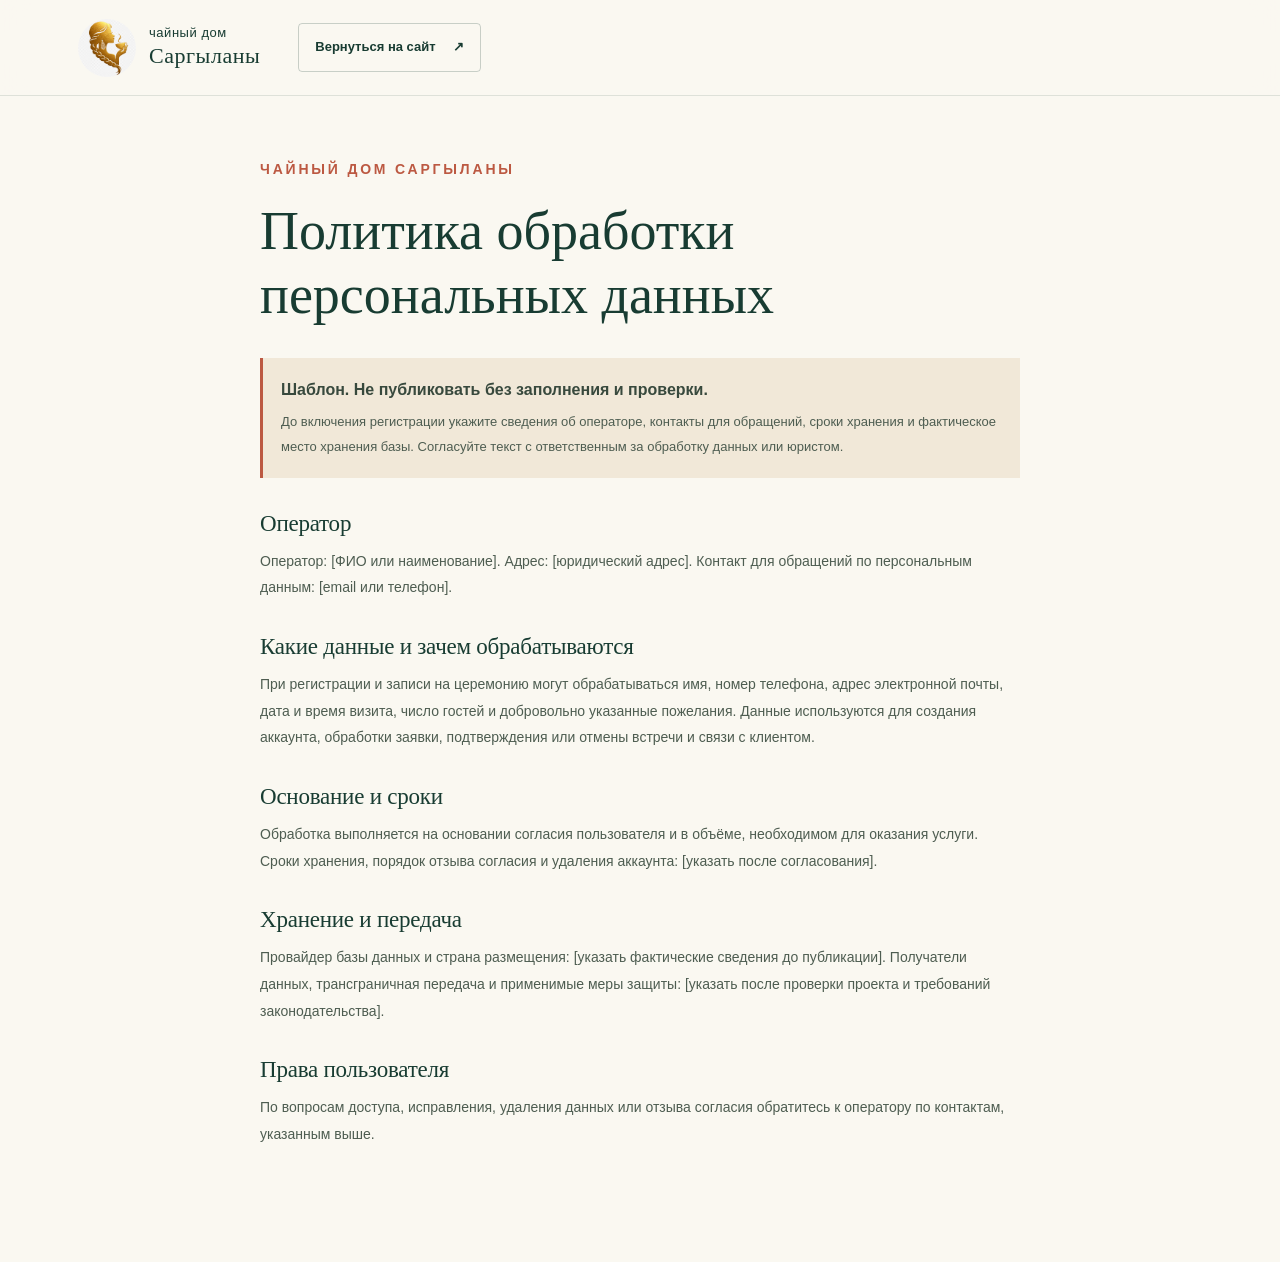
<file: privacy.html>
<!doctype html>
<html lang="ru">
<head>
  <meta charset="utf-8">
  <meta name="viewport" content="width=device-width, initial-scale=1">
  <meta name="robots" content="noindex">
  <title>Политика обработки данных — Чайный дом Саргыланы</title>
  <link rel="stylesheet" href="styles.css">
  <link rel="stylesheet" href="theme-tea.css">
</head>
<body class="policy-page">
  <header class="site-header">
    <a class="brand" href="index.html"><img src="logo.png" alt="" class="brand-mark"><span>чайный дом<br><strong>Саргыланы</strong></span></a>
    <a class="header-booking" href="index.html#booking">Вернуться на сайт <span aria-hidden="true">↗</span></a>
  </header>
  <main class="policy-content">
    <p class="section-kicker"><span>ЧАЙНЫЙ ДОМ САРГЫЛАНЫ</span></p>
    <h1>Политика обработки персональных данных</h1>
    <div class="policy-warning"><strong>Шаблон. Не публиковать без заполнения и проверки.</strong><p>До включения регистрации укажите сведения об операторе, контакты для обращений, сроки хранения и фактическое место хранения базы. Согласуйте текст с ответственным за обработку данных или юристом.</p></div>
    <h2>Оператор</h2>
    <p>Оператор: [ФИО или наименование]. Адрес: [юридический адрес]. Контакт для обращений по персональным данным: [email или телефон].</p>
    <h2>Какие данные и зачем обрабатываются</h2>
    <p>При регистрации и записи на церемонию могут обрабатываться имя, номер телефона, адрес электронной почты, дата и время визита, число гостей и добровольно указанные пожелания. Данные используются для создания аккаунта, обработки заявки, подтверждения или отмены встречи и связи с клиентом.</p>
    <h2>Основание и сроки</h2>
    <p>Обработка выполняется на основании согласия пользователя и в объёме, необходимом для оказания услуги. Сроки хранения, порядок отзыва согласия и удаления аккаунта: [указать после согласования].</p>
    <h2>Хранение и передача</h2>
    <p>Провайдер базы данных и страна размещения: [указать фактические сведения до публикации]. Получатели данных, трансграничная передача и применимые меры защиты: [указать после проверки проекта и требований законодательства].</p>
    <h2>Права пользователя</h2>
    <p>По вопросам доступа, исправления, удаления данных или отзыва согласия обратитесь к оператору по контактам, указанным выше.</p>
  </main>
</body>
</html>
</file>
<file: styles.css>
:root {
  color-scheme: light;
  --forest: #183c32;
  --forest-deep: #102c25;
  --paper: #f4f0e6;
  --paper-light: #faf8f1;
  --ink: #24362e;
  --muted: #758078;
  --line: #dcded2;
  --cinnabar: #bc5942;
  --celadon: #b9c9a9;
  --serif: "Prata", Georgia, serif;
  --sans: "Manrope", "Segoe UI", sans-serif;
}

* { box-sizing: border-box; }
html { scroll-behavior: smooth; scroll-padding-top: 92px; }
body { margin: 0; background: var(--paper); color: var(--ink); font-family: var(--sans); font-size: 16px; line-height: 1.75; }
img { display: block; max-width: 100%; }
a { color: inherit; }
button, input, select, textarea { font: inherit; }
button, a { -webkit-tap-highlight-color: transparent; }
::selection { background: #d5b789; color: var(--forest-deep); }

.site-header { height: 96px; padding: 0 6.1%; display: flex; align-items: center; gap: 38px; background: var(--paper-light); position: sticky; top: 0; z-index: 20; border-bottom: 1px solid rgba(24, 60, 50, .09); }
.brand { display: inline-flex; align-items: center; gap: 13px; flex: 0 0 auto; color: var(--forest); text-decoration: none; font-size: 13px; line-height: 1.35; letter-spacing: .04em; }
.brand-mark { width: 58px; height: 58px; border-radius: 50%; object-fit: cover; background: white; }
.brand strong { font-family: var(--serif); font-size: 22px; font-weight: 400; }
.main-nav { display: flex; align-items: center; justify-content: center; gap: clamp(20px, 3.2vw, 48px); margin: 0 auto; }
.main-nav a, .header-booking { text-decoration: none; font-size: 13px; font-weight: 700; }
.main-nav a { color: #53635a; transition: color .2s; }
.main-nav a:hover, .underlined-link:hover, .text-link:hover { color: var(--cinnabar); }
.header-booking { min-width: 160px; padding: 12px 16px; color: var(--forest); border: 1px solid #bcc7b7; display: flex; justify-content: space-between; gap: 17px; transition: background .2s, color .2s; }
.header-booking:hover { background: var(--forest); color: white; }
.menu-toggle { display: none; }

.hero { position: relative; overflow: hidden; min-height: min(820px, calc(100svh - 96px)); display: grid; grid-template-columns: minmax(0, 1.05fr) minmax(360px, .95fr); align-items: center; padding: 70px max(7.3%, calc((100% - 1220px) / 2)); color: #f6f2e9; background: var(--forest); }
.hero::before { content: ""; position: absolute; inset: 0 auto 0 54%; width: 1px; background: rgba(226, 226, 198, .12); }
.hero::after { content: ""; position: absolute; width: 410px; height: 410px; border: 1px solid rgba(228, 220, 186, .11); border-radius: 50%; right: 7%; top: 2%; pointer-events: none; }
.hero-copy { position: relative; z-index: 2; max-width: 620px; padding: 15px 0 58px; animation: arrive .8s both; }
.eyebrow, .section-kicker { display: flex; align-items: center; gap: 12px; margin: 0; font-size: 10px; font-weight: 700; letter-spacing: .14em; text-transform: uppercase; }
.eyebrow { color: #cfb990; }
.eyebrow-line { width: 29px; height: 1px; background: #cfb990; }
.hero-brand { display: flex; align-items: center; gap: 18px; }
.hero-brand img { width: 82px; height: 82px; object-fit: contain; background: #f6f2e9; border-radius: 50%; }
.hero-brand span { display: grid; gap: 5px; }
.hero-brand strong { color: #f6f2e9; font: 400 21px/1.3 var(--serif); }
.hero-brand small { color: #d4c9ad; font-size: 13px; }
h1, h2, h3, p, figure { margin-top: 0; }
.hero h1 { margin: 30px 0 25px; font: 400 clamp(56px, 7.8vw, 104px)/1.12 var(--serif); letter-spacing: 0; }
.hero h1 em, h2 em { color: #d2bd91; font-weight: 400; }
.hero-description { max-width: 510px; color: #c4d0c5; font-size: 17px; line-height: 1.85; }
.hero-actions { display: flex; align-items: center; flex-wrap: wrap; gap: 25px; margin-top: 29px; }
.button { min-height: 54px; display: inline-flex; justify-content: space-between; align-items: center; gap: 22px; padding: 0 21px; border: 0; text-decoration: none; font-size: 13px; font-weight: 800; cursor: pointer; transition: transform .2s, background .2s; }
.button:hover { transform: translateY(-2px); }
.button-light { background: #f3eddd; color: var(--forest); }
.button-light:hover { background: white; }
.text-link { color: #e5decc; text-decoration: none; font-size: 13px; font-weight: 700; transition: color .2s; }
.hero-facts { display: flex; gap: clamp(24px, 4vw, 53px); margin-top: 64px; padding-top: 25px; border-top: 1px solid rgba(231, 227, 205, .19); }
.hero-facts div { display: grid; gap: 2px; }
.hero-facts strong { font: 400 23px/1.3 var(--serif); color: #e4d3ae; }
.hero-facts span { color: #c1cec3; font-size: 12px; }
.hero-portrait { position: relative; align-self: stretch; min-height: 470px; display: flex; align-items: end; justify-content: center; z-index: 1; animation: arrive .95s .1s both; }
.portrait-disc { position: absolute; width: min(82%, 410px); aspect-ratio: 1; top: 11%; left: 11%; border-radius: 50%; background: #c1a776; }
.hero-portrait img { position: relative; z-index: 1; height: min(590px, 78vh); width: 100%; object-fit: contain; object-position: bottom center; filter: drop-shadow(0 17px 12px rgba(3, 22, 17, .15)); }
.portrait-orbit { position: absolute; z-index: 0; width: 91%; aspect-ratio: 1; left: 5%; top: 7%; border: 1px solid rgba(224, 220, 190, .36); border-radius: 50%; }
.orbit-two { width: 101%; left: 0; top: 2%; opacity: .45; }
.portrait-caption { position: absolute; z-index: 2; bottom: 10%; left: -7%; display: flex; align-items: center; gap: 12px; padding: 12px 17px; background: var(--paper-light); color: var(--ink); box-shadow: 0 12px 28px rgba(0, 0, 0, .13); font-size: 10px; line-height: 1.55; }
.portrait-caption strong { font-family: var(--serif); font-size: 17px; font-weight: 400; }
.caption-flower { color: var(--cinnabar); font-size: 21px; }
.portrait-note { position: absolute; right: -7%; top: 23%; color: #d5c8aa; writing-mode: vertical-rl; font: 13px var(--serif); letter-spacing: .07em; }
.scroll-cue { position: absolute; bottom: 22px; left: 6.1%; display: flex; align-items: center; gap: 10px; color: #bdc9bd; text-decoration: none; font-size: 9px; letter-spacing: .12em; text-transform: uppercase; }
.scroll-cue span { width: 30px; height: 1px; background: #bdc9bd; }

.section-pad { padding: 124px max(7.3%, calc((100% - 1220px) / 2)); }
.section-kicker { color: #748276; }
.section-kicker > span:first-child { color: var(--cinnabar); }
.kicker-rule { display: inline-block; width: 28px; height: 1px; background: #aeb8a9; }
.ceremony { background: var(--paper-light); }
.ceremony-layout { display: grid; grid-template-columns: 1.08fr .92fr; grid-template-rows: 340px 220px; gap: 22px 38px; margin-top: 40px; }
.ceremony-heading { grid-row: span 2; align-self: center; max-width: 475px; padding: 0 2vw 0 0; }
h2 { color: var(--forest); font: 400 clamp(36px, 4.2vw, 56px)/1.3 var(--serif); letter-spacing: 0; }
.ceremony-heading h2, .tea-intro h2, .formats-heading h2, .booking-aside h2 { margin: 20px 0; }
h2 em { color: #8b9073; }
.ceremony-heading > p, .tea-intro > p, .booking-aside > p { max-width: 420px; color: #727b71; font-size: 13px; line-height: 2; }
.underlined-link { display: inline-flex; gap: 28px; align-items: center; margin-top: 15px; padding-bottom: 8px; color: var(--forest); text-decoration: none; border-bottom: 1px solid #9bad97; font-size: 11px; font-weight: 800; transition: color .2s; }
.ceremony-image { position: relative; overflow: hidden; margin: 0; background: #ddd0b9; }
.ceremony-image::after { content: ""; position: absolute; inset: 0; background: linear-gradient(0deg, rgba(18, 35, 28, .5), transparent 31%); pointer-events: none; }
.ceremony-image img { width: 100%; height: 100%; object-fit: cover; transition: transform .7s; }
.ceremony-image:hover img { transform: scale(1.035); }
.ceremony-image-wide img { object-position: center 56%; }
.ceremony-image figcaption { position: absolute; z-index: 1; left: 18px; bottom: 14px; display: flex; align-items: center; gap: 13px; color: white; font-size: 10px; }
.ceremony-image figcaption span { font-size: 8px; letter-spacing: .13em; }
.ceremony-image-detail img { object-position: center 64%; }
.ceremony-note { position: relative; display: flex; flex-direction: column; justify-content: center; padding: 22px 28px; background: #e8e7da; }
.ceremony-note p { max-width: 240px; margin: 5px 0 8px; color: var(--forest); font: 17px/1.7 var(--serif); }
.note-mark { color: #b27658; font: 46px/.7 var(--serif); }
.note-sign { color: #8b9073; font-size: 10px; }
.ritual-steps { display: grid; grid-template-columns: repeat(4, 1fr); gap: 22px; margin-top: 70px; border-top: 1px solid var(--line); padding-top: 24px; }
.ritual-steps > div { display: grid; grid-template-columns: 32px 1fr; column-gap: 10px; align-content: start; }
.ritual-steps > div > span { grid-row: span 2; color: var(--cinnabar); font-size: 10px; }
.ritual-steps strong { color: var(--forest); font-size: 11px; }
.ritual-steps p { grid-column: 2; margin: 4px 0 0; color: #7a8379; font-size: 10px; line-height: 1.7; }

.news-section { background: #e7e9dc; }
.news-heading { display: flex; justify-content: space-between; align-items: end; gap: 20px; margin-bottom: 28px; }
.news-heading .section-kicker { align-self: start; }
.news-heading h2 { margin: 12px 0 0; }
.news-list { display: grid; grid-template-columns: repeat(2, minmax(0, 1fr)); gap: 14px; }
.public-news-card { min-width: 0; padding: 23px; border: 1px solid #d2d8cd; background: var(--paper-light); }
.news-kind { display: inline-block; color: #9b6147; font-size: 11px; font-weight: 800; }
.news-date { margin: 6px 0 11px; color: #59685d; font-size: 13px; }
.public-news-card h3 { margin: 0 0 9px; color: var(--forest); font: 23px/1.35 var(--serif); }
.news-description { margin: 0; color: #4f5e52; font-size: 14px; line-height: 1.8; white-space: pre-line; }

.tea-section { background: #ebe9dd; }
.tea-intro { display: grid; grid-template-columns: .85fr 1.15fr; align-items: end; column-gap: 40px; margin-bottom: 43px; }
.tea-intro .section-kicker { grid-column: 1/-1; margin-bottom: 14px; }
.tea-intro h2 { margin: 0; }
.tea-intro > p { justify-self: end; margin: 0 0 4px; }
.tea-grid { display: grid; grid-template-columns: repeat(3, 1fr); border-top: 1px solid #cbd0c2; border-left: 1px solid #cbd0c2; }
.tea-card { min-height: 260px; padding: 22px 24px 23px; border-right: 1px solid #cbd0c2; border-bottom: 1px solid #cbd0c2; transition: background .25s; }
.tea-card:hover { background: rgba(250, 248, 241, .75); }
.tea-card-top { display: flex; justify-content: space-between; align-items: center; }
.tea-index { color: #818a7d; font-size: 8px; font-weight: 800; letter-spacing: .12em; }
.tea-swatch { width: 17px; height: 17px; flex: 0 0 auto; border-radius: 50%; background: var(--swatch); box-shadow: 0 0 0 4px rgba(255, 255, 255, .56); }
.tea-white { --swatch: #d9c990; }
.tea-green { --swatch: #78936c; }
.tea-turquoise { --swatch: #5f9688; }
.tea-red { --swatch: #ad6347; }
.tea-puer { --swatch: #574236; }
.tea-gaba { --swatch: #b09a65; }
.tea-card h3 { margin: 21px 0 0; color: var(--forest); font: 26px var(--serif); }
.tea-card h3 small { color: #838a7f; font: 9px var(--sans); }
.tea-alt { min-height: 24px; margin: 2px 0 13px; color: #858b80; font-size: 9px; }
.tea-card > p:not(.tea-alt) { min-height: 60px; margin-bottom: 14px; color: #616d63; font-size: 11px; line-height: 1.8; }
.taste-note { color: #8c7354; font-size: 8px; font-weight: 800; letter-spacing: .07em; }
.yakut-tea { display: flex; align-items: center; gap: 25px; margin-top: 23px; padding: 25px 30px; background: var(--forest); color: #f6f2e9; }
.yakut-seal { display: grid; width: 49px; height: 49px; flex: 0 0 auto; place-items: center; border: 1px solid #b9c39e; border-radius: 50%; color: #d9c69a; font: 22px var(--serif); }
.yakut-copy { flex: 1; }
.yakut-copy .tea-index { color: #b9c39e; }
.yakut-copy h3 { margin: 4px 0; font: 24px var(--serif); }
.yakut-copy p { max-width: 650px; margin: 0; color: #c4d0c5; font-size: 11px; line-height: 1.8; }
.yakut-note { padding-left: 20px; border-left: 1px solid rgba(244, 240, 230, .23); color: #d9c69a; font: 12px var(--serif); white-space: nowrap; }

.formats { background: var(--paper-light); }
.formats-heading { margin-bottom: 35px; }
.formats-heading h2 { margin-bottom: 0; }
.format-card { display: grid; grid-template-columns: 48px 1fr auto; gap: 20px; align-items: center; padding: 25px 4px; border-top: 1px solid var(--line); }
.format-card:last-child { border-bottom: 1px solid var(--line); }
.format-number { color: var(--cinnabar); font-size: 10px; }
.format-card h3 { margin: 0 0 4px; color: var(--forest); font: 22px var(--serif); }
.format-card p { max-width: 470px; margin: 0; color: #788077; font-size: 11px; }
.format-price { min-width: 120px; display: grid; justify-items: end; }
.format-price strong { color: var(--forest); font: 17px var(--serif); }
.format-price span { color: #858b80; font-size: 9px; }

.booking-section { display: grid; grid-template-columns: .82fr 1.18fr; gap: clamp(38px, 8vw, 112px); align-items: start; background: #e7e9dc; }
.booking-aside { position: sticky; top: 120px; }
.booking-aside h2 { font-size: clamp(35px, 4.2vw, 52px); }
.booking-aside-note { display: flex; align-items: flex-start; gap: 12px; margin-top: 29px; color: #586a5d; font-size: 10px; line-height: 1.8; }
.note-dot { width: 8px; height: 8px; margin-top: 5px; border-radius: 50%; background: var(--cinnabar); }
.local-notice { display: flex; gap: 12px; align-items: flex-start; max-width: 330px; margin-top: 38px; padding-top: 17px; border-top: 1px solid #cbd0c2; color: #6e796e; }
.local-notice > span { color: var(--cinnabar); font-size: 17px; }
.local-notice p { margin: 0; font-size: 9px; line-height: 1.8; }
.host-contacts { display: grid; justify-items: start; gap: 7px; margin-top: 22px; color: #48594c; font-size: 13px; }
.host-contacts > span { color: #69766b; font-size: 12px; }
.host-contacts a { color: var(--forest); font-weight: 800; text-decoration-thickness: 1px; text-underline-offset: 3px; }
.booking-form { padding: clamp(23px, 4vw, 43px); background: var(--paper-light); box-shadow: 0 12px 40px rgba(34, 56, 43, .07); }
.form-topline { display: flex; justify-content: space-between; gap: 10px; padding-bottom: 17px; border-bottom: 1px solid var(--line); color: #7e887b; font-size: 8px; font-weight: 800; letter-spacing: .1em; }
.format-fieldset { margin: 22px 0; padding: 0; border: 0; }
.format-fieldset legend, .form-field > span { margin-bottom: 8px; color: #627066; font-size: 10px; font-weight: 800; }
.format-options { display: grid; grid-template-columns: 1fr 1fr; gap: 8px; }
.format-option { position: relative; cursor: pointer; }
.format-option input { position: absolute; width: 1px; height: 1px; opacity: 0; }
.format-option span { display: flex; min-height: 42px; align-items: center; justify-content: center; padding: 7px; border: 1px solid #d6dbd0; color: #68746a; text-align: center; font-size: 10px; font-weight: 700; transition: color .2s, background .2s, border-color .2s; }
.format-option input:checked + span { border-color: var(--forest); background: var(--forest); color: #f8f5eb; }
.format-option input:focus-visible + span { outline: 2px solid var(--cinnabar); outline-offset: 2px; }
.form-grid { display: grid; grid-template-columns: 1fr 1fr; gap: 15px 12px; }
.form-field { min-width: 0; display: flex; flex-direction: column; }
.form-field > span { display: flex; justify-content: space-between; }
.form-field i { color: #92988d; font-size: 8px; font-weight: 500; }
.form-field input, .form-field select, .form-field textarea, .filter-label select { width: 100%; min-height: 43px; padding: 10px 11px; border: 1px solid #d8dcd2; border-radius: 0; outline: 0; background: #fffefa; color: var(--ink); font-size: 10px; }
.form-field input:focus, .form-field select:focus, .form-field textarea:focus, .filter-label select:focus { border-color: #728a71; box-shadow: 0 0 0 2px rgba(114, 138, 113, .14); }
.form-field input::placeholder, .form-field textarea::placeholder { color: #a3a79d; }
.form-field textarea { min-height: 80px; resize: vertical; }
.form-field-wide { grid-column: 1/-1; }
.booking-summary { min-height: 39px; margin: 16px 0 10px; color: #6c796d; font-size: 9px; line-height: 1.7; }
.booking-summary strong { color: var(--forest); }
.submit-button { width: 100%; background: var(--cinnabar); color: white; }
.submit-button:hover { background: #a84c37; }
.submit-button:disabled { cursor: wait; opacity: .7; }
.form-footnote { margin: 9px 0 0; color: #95998f; text-align: center; font-size: 8px; }

.booking-log { padding-top: 76px; padding-bottom: 84px; background: var(--paper-light); }
.log-heading { display: flex; justify-content: space-between; align-items: end; gap: 20px; margin-bottom: 24px; }
.log-heading h2 { margin: 17px 0 0; font-size: 37px; }
.filter-label { display: flex; align-items: center; gap: 10px; color: #7c857a; font-size: 9px; }
.filter-label select { min-height: 36px; width: auto; min-width: 130px; }
.booking-list { display: grid; gap: 8px; }
.booking-row { display: grid; grid-template-columns: 1fr 1.2fr .9fr auto; gap: 16px; align-items: center; padding: 16px 18px; border: 1px solid var(--line); background: #fffefa; }
.booking-row-main strong, .booking-row-main span, .booking-row-details span { display: block; }
.booking-row-main strong { color: var(--forest); font: 14px var(--serif); }
.booking-row-main span, .booking-row-details span { color: #798278; font-size: 9px; }
.booking-row-details strong { color: #526457; font-size: 10px; }
.status { display: inline-flex; align-items: center; gap: 6px; color: #9a7141; font-size: 9px; font-weight: 800; }
.status::before { content: ""; width: 6px; height: 6px; border-radius: 50%; background: #c49a4d; }
.status-confirmed { color: #567a59; }
.status-confirmed::before { background: #709472; }
.status-cancelled { color: #978d86; }
.status-cancelled::before { background: #a99a92; }
.row-actions { display: flex; flex-wrap: wrap; gap: 6px; justify-content: end; }
.row-action { padding: 6px 8px; border: 1px solid #d8dcd2; background: transparent; color: #57665b; font-size: 8px; cursor: pointer; }
.row-action:hover { border-color: var(--forest); color: var(--forest); }
.row-action-danger:hover { border-color: var(--cinnabar); color: var(--cinnabar); }
.log-empty { padding: 20px 0; color: #879085; font-size: 11px; }

.closing-note { min-height: 218px; display: flex; align-items: center; justify-content: center; gap: 35px; padding: 38px 7%; background: #dce1d4; color: var(--forest); }
.closing-symbol { color: #b5745c; font: 44px var(--serif); }
.closing-note p { margin: 0; font: 24px/1.65 var(--serif); }
.closing-note em { color: #777f69; }
.closing-note > a { display: grid; width: 39px; height: 39px; place-items: center; border: 1px solid #9ea995; text-decoration: none; transition: background .2s, color .2s; }
.closing-note > a:hover { background: var(--forest); color: white; }
.site-footer { min-height: 98px; display: flex; align-items: center; gap: 30px; padding: 20px 6.1%; background: var(--forest-deep); color: #e9e6d9; }
.footer-brand { color: #ece9dc; }
.site-footer > p { margin: 0 auto 0 0; color: #b4c0b3; font-size: 9px; }
.site-footer > a:not(.brand) { color: #d9d1bc; text-decoration: none; font-size: 11px; }
.back-top { color: #d9d1bc; text-decoration: none; font-size: 9px; }
.copyright { color: #a2b1a4; font-size: 9px; }
.toast { position: fixed; z-index: 50; right: 22px; bottom: 22px; max-width: min(390px, calc(100% - 44px)); padding: 14px 18px; background: var(--forest-deep); color: white; box-shadow: 0 8px 28px rgba(0, 0, 0, .18); font-size: 11px; opacity: 0; transform: translateY(12px); pointer-events: none; transition: opacity .25s, transform .25s; }
.toast.show { opacity: 1; transform: translateY(0); }
.toast.error { background: #983d2c; }

@keyframes arrive { from { opacity: 0; transform: translateY(14px); } to { opacity: 1; transform: translateY(0); } }
@media (prefers-reduced-motion: reduce) { *, *::before, *::after { scroll-behavior: auto !important; animation-duration: .01ms !important; animation-iteration-count: 1 !important; transition-duration: .01ms !important; } }

@media (min-width: 1450px) { .hero { padding-left: calc((100% - 1220px) / 2); padding-right: calc((100% - 1220px) / 2); } }
@media (max-width: 900px) {
  .site-header { gap: 20px; padding-inline: 4%; }
  .main-nav { gap: 19px; }
  .hero { padding-inline: 5%; grid-template-columns: 1fr .86fr; }
  .hero h1 { font-size: clamp(46px, 7vw, 68px); }
  .hero-portrait { min-height: 420px; }
  .portrait-caption { left: -2%; }
  .portrait-note { right: -2%; }
  .section-pad { padding: 86px 5%; }
  .ceremony-layout { grid-template-rows: 300px 190px; gap: 20px; }
  .tea-card { padding: 18px; }
  .booking-section { gap: 35px; }
  .booking-row { grid-template-columns: 1fr 1fr; }
  .row-actions { justify-content: start; }
}
@media (max-width: 680px) {
  html { scroll-padding-top: 70px; }
  .site-header { height: 78px; justify-content: space-between; gap: 9px; padding-inline: 12px; }
  .brand { gap: 8px; font-size: 11px; }
  .brand-mark { width: 46px; height: 46px; }
  .brand strong { font-size: 18px; }
  .header-booking { min-width: 0; padding: 8px; gap: 6px; font-size: 10px; margin-left: auto; }
  .menu-toggle { display: grid; width: 37px; height: 37px; align-content: center; justify-items: center; gap: 6px; order: 3; border: 1px solid #d5dbd0; background: transparent; }
  .menu-toggle span { width: 15px; height: 1px; background: var(--forest); transition: transform .2s; }
  .menu-toggle[aria-expanded="true"] span:first-child { transform: translateY(3.5px) rotate(45deg); }
  .menu-toggle[aria-expanded="true"] span:last-child { transform: translateY(-3.5px) rotate(-45deg); }
  .main-nav { position: absolute; top: 77px; left: 0; right: 0; display: none; flex-direction: column; align-items: stretch; gap: 0; margin: 0; padding: 8px 20px 15px; background: var(--paper-light); border-bottom: 1px solid var(--line); }
  .main-nav.is-open { display: flex; }
  .main-nav a { padding: 11px 0; border-top: 1px solid #e8e7dd; }
  .hero { min-height: 0; grid-template-columns: 1fr; padding: 58px 24px 76px; }
  .hero::before { display: none; }
  .hero::after { width: 280px; height: 280px; right: -74px; top: 45%; }
  .hero-copy { padding: 0; }
  .eyebrow { font-size: 8px; }
  .hero-brand { gap: 13px; }
  .hero-brand img { width: 66px; height: 66px; }
  .hero-brand strong { font-size: 18px; }
  .hero-brand small { font-size: 12px; }
  .hero h1 { margin: 27px 0 21px; font-size: clamp(50px, 13vw, 72px); }
  .hero-description { max-width: 410px; font-size: 12px; }
  .hero-actions { gap: 18px; margin-top: 27px; }
  .button { min-height: 50px; gap: 14px; padding-inline: 14px; font-size: 12px; }
  .text-link { font-size: 12px; }
  .hero-facts { justify-content: space-between; gap: 10px; margin-top: 39px; padding-top: 18px; }
  .hero-facts strong { font-size: 22px; }
  .hero-facts span { max-width: 95px; font-size: 11px; }
  .hero-portrait { min-height: 360px; width: min(100%, 400px); justify-self: center; margin-top: 8px; }
  .hero-portrait img { height: 375px; }
  .portrait-disc { width: 77%; top: 12%; left: 11%; }
  .portrait-orbit { width: 88%; left: 6%; top: 8%; }
  .orbit-two { width: 98%; left: 1%; top: 3%; }
  .portrait-caption { bottom: 5%; left: 0; }
  .portrait-note { right: 1%; top: 21%; font-size: 10px; }
  .scroll-cue { left: 24px; bottom: 20px; }
  .section-pad { padding: 86px 23px; }
  .section-kicker { gap: 9px; font-size: 10px; }
  h2 { font-size: 36px; }
  .ceremony-layout { display: grid; grid-template-columns: 1fr 1fr; grid-template-rows: auto 230px 180px; gap: 13px; margin-top: 30px; }
  .ceremony-heading { grid-column: 1/-1; grid-row: auto; max-width: 480px; padding: 0 0 10px; }
  .ceremony-heading h2 { font-size: 34px; }
  .ceremony-heading > p { font-size: 11px; }
  .underlined-link { font-size: 10px; }
  .ceremony-image-wide { grid-column: 1/-1; }
  .ceremony-image-detail { grid-column: 1; }
  .ceremony-note { grid-column: 2; padding: 14px; }
  .ceremony-note p { font-size: 13px; }
  .ritual-steps { grid-template-columns: 1fr 1fr; gap: 23px 13px; margin-top: 36px; padding-top: 20px; }
  .ritual-steps p { font-size: 9px; }
  .tea-intro { grid-template-columns: 1fr; gap: 12px; margin-bottom: 28px; }
  .tea-intro .section-kicker { grid-column: auto; margin-bottom: 4px; }
  .tea-intro h2 { font-size: 36px; }
  .tea-intro > p { justify-self: start; margin: 0; font-size: 11px; }
  .tea-grid { grid-template-columns: 1fr 1fr; }
  .tea-card { min-height: 250px; padding: 15px 13px; }
  .tea-index { font-size: 7px; letter-spacing: .07em; }
  .tea-swatch { width: 13px; height: 13px; }
  .tea-card h3 { margin-top: 17px; font-size: 21px; }
  .tea-card h3 small { display: block; margin-top: 2px; font-size: 8px; }
  .tea-alt { min-height: 31px; font-size: 8px; }
  .tea-card > p:not(.tea-alt) { min-height: 88px; font-size: 9px; }
  .taste-note { font-size: 7px; }
  .yakut-tea { align-items: flex-start; gap: 13px; padding: 19px 15px; }
  .yakut-seal { width: 39px; height: 39px; }
  .yakut-copy h3 { font-size: 21px; }
  .yakut-copy p { font-size: 9px; }
  .yakut-note { display: none; }
  .formats-heading { margin-bottom: 25px; }
  .formats-heading h2 { font-size: 36px; }
  .format-card { grid-template-columns: 24px 1fr auto; gap: 10px; padding: 19px 0; }
  .format-card h3 { font-size: 18px; }
  .format-card p { max-width: 240px; font-size: 9px; }
  .format-price { min-width: 79px; }
  .format-price strong { font-size: 13px; }
  .format-price span { font-size: 8px; }
  .booking-section { grid-template-columns: 1fr; gap: 27px; }
  .booking-aside { position: static; }
  .booking-aside h2 { font-size: 37px; }
  .booking-aside > p { font-size: 11px; }
  .booking-aside-note { margin-top: 17px; }
  .local-notice { margin-top: 20px; }
  .booking-form { padding: 20px 15px; }
  .form-grid { gap: 13px 9px; }
  .form-field input, .form-field select, .form-field textarea { padding-inline: 8px; font-size: 9px; }
  .booking-log { padding-top: 56px; padding-bottom: 60px; }
  .log-heading { align-items: start; flex-direction: column; }
  .log-heading h2 { font-size: 32px; }
  .booking-row { gap: 12px 8px; padding: 13px 11px; }
  .booking-row-main strong { font-size: 12px; }
  .booking-row-main span, .booking-row-details span { font-size: 8px; }
  .booking-row-details strong, .status { font-size: 8px; }
  .row-actions { grid-column: 1/-1; }
  .closing-note { min-height: 160px; gap: 15px; padding-inline: 20px; }
  .closing-symbol { font-size: 32px; }
  .closing-note p { font-size: 16px; }
  .closing-note > a { width: 33px; height: 33px; flex: 0 0 auto; }
  .site-footer { display: grid; grid-template-columns: 1fr auto; gap: 13px; padding: 18px 20px; }
  .site-footer > p { grid-column: 1; grid-row: 2; }
  .back-top { grid-column: 2; grid-row: 1; }
  .copyright { grid-column: 2; grid-row: 2; text-align: right; }
}

@media (max-width: 370px) {
  .header-booking { font-size: 9px; padding-inline: 6px; }
  .hero { padding-inline: 19px; }
  .hero h1 { font-size: 50px; }
  .hero-actions { align-items: flex-start; flex-direction: column; }
  .hero-portrait { min-height: 320px; }
  .hero-portrait img { height: 340px; }
  .section-pad { padding: 76px 18px; }
  .tea-card { padding-inline: 10px; }
}

[hidden] { display: none !important; }
.header-auth { display: flex; align-items: center; gap: 12px; }
.button-dark { background: var(--forest); color: #fff; }
.button-dark:hover { background: var(--forest-deep); }
.header-auth [hidden] { display: none; }
.header-auth #userLabel { max-width: 150px; overflow: hidden; color: var(--forest); font-size: 12px; text-overflow: ellipsis; white-space: nowrap; }
.auth-trigger { padding: 8px 0; border: 0; background: transparent; color: var(--forest); font-size: 12px; font-weight: 800; cursor: pointer; }
.auth-trigger:disabled { color: #767f76; cursor: not-allowed; }
.booking-gate, .setup-notice { max-width: 390px; margin-top: 27px; padding: 19px; border: 1px solid #cbd0c2; background: rgba(250, 248, 241, .72); }
.booking-gate p, .setup-notice p { margin: 0 0 13px; color: #536257; font-size: 13px; }
.setup-notice { border-left: 3px solid var(--cinnabar); }
.setup-notice strong { display: block; margin-bottom: 6px; color: var(--forest); font-size: 14px; }
.setup-notice code { color: var(--forest-deep); font-size: 12px; }
.form-field > span, .format-fieldset legend { color: #43564a; font-size: 13px; }
.form-field i { font-size: 11px; }
.form-field input, .form-field select, .form-field textarea, .filter-label select { font-size: 16px; }
.form-field input::placeholder, .form-field textarea::placeholder { color: #747d73; }
.form-field input:focus-visible, .form-field select:focus-visible, .form-field textarea:focus-visible, .button:focus-visible, .auth-trigger:focus-visible { outline: 3px solid rgba(188, 89, 66, .55); outline-offset: 2px; }
.booking-summary { color: #4e5d51; font-size: 13px; }
.form-footnote { color: #5f6b60; font-size: 11px; }
.consent-field { display: flex; align-items: flex-start; gap: 10px; margin: 16px 0; color: #4f5e52; font-size: 12px; line-height: 1.7; }
.consent-field input { width: 17px; height: 17px; flex: 0 0 auto; margin: 2px 0 0; accent-color: var(--forest); }
.consent-field a { color: var(--forest); text-decoration-thickness: 1px; text-underline-offset: 3px; }
.tea-index { color: #5b685d; font-size: 10px; }
.tea-alt { color: #59675c; font-size: 12px; }
.tea-card > p:not(.tea-alt) { color: #435348; font-size: 13px; }
.taste-note { color: #765e3e; font-size: 10px; }
.tea-gaba { --swatch: #b86e4e; }
.tea-yakut { --swatch: #bba47e; }
.format-card p, .ceremony-heading > p, .tea-intro > p, .booking-aside > p { color: #58665b; font-size: 14px; }
.format-price span { color: #5d6a5e; font-size: 12px; }
.booking-aside-note { color: #46594c; font-size: 13px; }
.local-notice { color: #526055; }
.local-notice p { font-size: 12px; }
.booking-row-main span, .booking-row-details span { color: #59665b; font-size: 12px; }
.booking-row-details strong { color: #405347; font-size: 12px; }
.status { font-size: 11px; }
.row-action { font-size: 11px; }
.log-empty { color: #58665b; font-size: 13px; }
.admin-stats { display: flex; gap: 22px; margin: -7px 0 22px; color: #4e5d51; font-size: 12px; }
.admin-stats strong { color: var(--forest); font-size: 17px; }
.admin-news { margin: 32px 0; padding: 25px; border: 1px solid var(--line); background: #f0efe5; }
.admin-news-heading { margin-bottom: 19px; }
.admin-news-heading .section-kicker { font-size: 10px; }
.admin-news-heading h3 { margin: 6px 0 0; color: var(--forest); font: 25px var(--serif); }
.admin-news-form { display: grid; grid-template-columns: repeat(2, minmax(0, 1fr)); gap: 14px; padding-bottom: 22px; border-bottom: 1px solid var(--line); }
.news-description-field { grid-column: 1/-1; }
.publish-toggle { grid-column: 1/-1; display: flex; align-items: center; gap: 10px; color: #43564a; font-size: 13px; font-weight: 700; }
.publish-toggle input { width: 18px; height: 18px; accent-color: var(--forest); }
.news-form-actions { grid-column: 1/-1; display: flex; align-items: center; flex-wrap: wrap; gap: 10px; }
.news-form-actions .button { min-width: 210px; justify-content: center; }
.news-cancel-edit { min-height: 44px; padding: 0 14px; border: 1px solid #cbd0c2; background: transparent; color: var(--forest); font-size: 12px; font-weight: 700; cursor: pointer; }
.admin-news-list { display: grid; gap: 10px; padding-top: 18px; }
.admin-news-item { display: grid; grid-template-columns: minmax(0, 1fr) auto; gap: 16px; align-items: center; padding: 17px; background: var(--paper-light); border: 1px solid var(--line); }
.admin-news-content { min-width: 0; }
.admin-news-content h4 { margin: 4px 0; color: var(--forest); font: 19px/1.4 var(--serif); }
.admin-news-content .news-date { margin: 3px 0 8px; }
.admin-news-content .news-description { font-size: 13px; }
.admin-news-actions { display: flex; flex-wrap: wrap; justify-content: end; gap: 7px; }
.news-admin-empty { margin: 0; color: #58665b; font-size: 14px; }
.admin-date { display: block; width: min(250px, 100%); min-height: 42px; margin: -8px 0 18px auto; padding: 8px 10px; border: 1px solid var(--line); background: white; color: var(--ink); font-size: 16px; }
.admin-date[hidden] { display: none; }
.modal-overlay { position: fixed; z-index: 60; inset: 0; display: none; place-items: center; padding: 20px; background: rgba(16, 44, 37, .72); }
.modal-overlay.open { display: grid; }
.auth-modal { position: relative; width: min(440px, 100%); max-height: min(90vh, 760px); overflow-y: auto; padding: 35px; background: var(--paper-light); box-shadow: 0 24px 80px rgba(0, 0, 0, .24); }
.auth-modal h2 { margin: 14px 0 18px; font-size: 31px; }
.verification-overlay { z-index: 70; }
.verification-modal { position: relative; width: min(510px, 100%); padding: clamp(27px, 6vw, 48px); background: var(--paper-light); box-shadow: 0 24px 80px rgba(0, 0, 0, .24); }
.verification-mark { display: grid; width: 54px; height: 54px; margin-bottom: 23px; place-items: center; border: 1px solid #b9c8b5; border-radius: 50%; color: var(--forest); font: 25px var(--serif); }
.verification-modal .section-kicker { margin-bottom: 10px; }
.verification-modal h2 { margin: 0 0 14px; font-size: clamp(29px, 6vw, 38px); }
.verification-copy, .verification-hint { color: #4e5d51; font-size: 14px; line-height: 1.8; }
.verification-copy { margin-bottom: 8px; }
.verification-copy strong { color: var(--forest); overflow-wrap: anywhere; }
.verification-hint { margin-bottom: 23px; color: #657166; }
.verification-actions { display: grid; gap: 10px; }
.verification-actions .button { justify-content: center; width: 100%; }
.verification-resend { min-height: 44px; border: 1px solid #cbd0c2; background: transparent; color: var(--forest); font-size: 13px; font-weight: 800; cursor: pointer; }
.verification-resend:hover { background: #edf0e6; }
.verification-resend:disabled, #checkVerification:disabled { cursor: wait; opacity: .6; }
.verification-status { min-height: 22px; margin: 14px 0 0; color: #637064; font-size: 12px; line-height: 1.6; }
.modal-close { position: absolute; top: 12px; right: 15px; width: 38px; height: 38px; border: 1px solid var(--line); background: transparent; color: var(--forest); font-size: 23px; cursor: pointer; }
.auth-tabs { display: grid; grid-template-columns: 1fr 1fr; margin-bottom: 18px; border-bottom: 1px solid var(--line); }
.auth-tabs button { padding: 10px; border: 0; border-bottom: 2px solid transparent; background: transparent; color: #637064; font-size: 13px; cursor: pointer; }
.auth-tabs button.active { border-color: var(--forest); color: var(--forest); font-weight: 800; }
.auth-form { display: grid; gap: 14px; }
.auth-form > .button { width: 100%; }
.policy-page { min-height: 100vh; background: var(--paper-light); }
.policy-content { width: min(760px, calc(100% - 40px)); margin: 0 auto; padding: 60px 0 100px; }
.policy-content h1 { margin: 16px 0 30px; color: var(--forest); font: 400 clamp(34px, 5vw, 54px)/1.2 var(--serif); }
.policy-content h2 { margin: 30px 0 8px; font: 400 23px/1.4 var(--serif); }
.policy-content p { color: #4e5d51; font-size: 14px; line-height: 1.9; }
.policy-warning { padding: 18px; border-left: 3px solid var(--cinnabar); background: #f1e8d8; color: #38493d; }
.policy-warning p { margin: 6px 0 0; font-size: 13px; }

@media (max-width: 680px) {
  .header-auth { gap: 7px; }
  .header-auth #userLabel { display: none; }
  .auth-trigger { font-size: 11px; }
  .main-nav a { font-size: 14px; }
  .hero-description { font-size: 15px; }
  .hero-facts span { max-width: 95px; font-size: 11px; }
  .section-kicker { font-size: 10px; }
  .ceremony-heading > p, .tea-intro > p, .booking-aside > p { font-size: 15px; }
  .news-heading { align-items: start; flex-direction: column; gap: 8px; }
  .news-list { grid-template-columns: 1fr; }
  .public-news-card { padding: 19px; }
  .public-news-card h3 { font-size: 21px; }
  .admin-news { padding: 18px 13px; }
  .admin-news-form { grid-template-columns: 1fr; }
  .news-description-field, .publish-toggle, .news-form-actions { grid-column: auto; }
  .news-form-actions { align-items: stretch; flex-direction: column; }
  .news-form-actions .button { width: 100%; }
  .admin-news-item { grid-template-columns: 1fr; }
  .admin-news-actions { justify-content: start; }
  .ceremony-image figcaption { font-size: 12px; }
  .ceremony-image figcaption span { font-size: 10px; }
  .ritual-steps > div > span { font-size: 11px; }
  .ritual-steps strong { font-size: 13px; }
  .ritual-steps p { font-size: 12px; }
  .tea-grid { grid-template-columns: 1fr; }
  .tea-card { min-height: 0; padding: 19px; }
  .tea-index { font-size: 10px; }
  .tea-card h3 { font-size: 24px; }
  .tea-card h3 small { display: inline; font-size: 11px; }
  .tea-alt { min-height: 0; font-size: 14px; }
  .tea-card > p:not(.tea-alt) { min-height: 0; font-size: 15px; }
  .taste-note { font-size: 11px; }
  .format-card p { font-size: 14px; }
  .format-price span { font-size: 11px; }
  .booking-aside-note { font-size: 13px; }
  .booking-gate p, .setup-notice p { font-size: 13px; }
  .form-field input, .form-field select, .form-field textarea, .filter-label select { font-size: 16px; }
  .form-field > span, .format-fieldset legend { font-size: 13px; }
  .consent-field { font-size: 12px; }
  .booking-row-main strong { font-size: 14px; }
  .booking-row-main span, .booking-row-details span, .booking-row-details strong { font-size: 12px; }
  .status, .row-action { font-size: 11px; }
  .log-empty { font-size: 13px; }
  .host-contacts { font-size: 13px; }
  .site-footer > p, .back-top, .copyright, .site-footer > a:not(.brand) { font-size: 11px; }
  .auth-modal { padding: 28px 20px; }
  .verification-copy, .verification-hint { font-size: 14px; }
  .verification-status { font-size: 12px; }
  .policy-content { padding-top: 38px; }
}

/* === Дополнения: фото в новостях, панель цен и чайной карты === */
.news-image { width: 100%; max-height: 300px; object-fit: cover; margin: 0 0 13px; display: block; }
.news-image-preview { width: min(340px, 100%); max-height: 220px; object-fit: cover; margin-top: 10px; border: 1px solid var(--line); }
#newsImage { padding: 9px 11px; background: #fffefa; }
#newsImage::file-selector-button { margin-right: 12px; padding: 7px 13px; border: 1px solid #ccd4c8; background: var(--forest); color: #fff; font-size: 12px; font-weight: 700; cursor: pointer; }
.booking-comment { display: block; margin-top: 3px; color: #8a6b3f; font-size: 11px; font-style: italic; }
.admin-settings { margin: 32px 0; padding: 25px; border: 1px solid var(--line); background: #f0efe5; }
.admin-settings .admin-news-heading { margin: 22px 0 14px; }
.admin-settings .admin-news-heading:first-child { margin-top: 0; }
.admin-settings-form { display: grid; grid-template-columns: repeat(2, minmax(0, 1fr)); gap: 14px; padding-bottom: 20px; border-bottom: 1px solid var(--line); }
.admin-teas { display: grid; gap: 10px; }
.admin-tea-row { display: grid; grid-template-columns: minmax(140px, .8fr) minmax(0, 2fr) auto auto; gap: 12px; align-items: end; padding: 14px; background: var(--paper-light); border: 1px solid var(--line); }
.tea-active-toggle { display: flex; align-items: center; gap: 8px; padding-bottom: 10px; color: #43564a; font-size: 12px; font-weight: 700; white-space: nowrap; }
.tea-active-toggle input { width: 17px; height: 17px; accent-color: var(--forest); }

@media (max-width: 680px) {
  .admin-settings { padding: 18px 13px; }
  .admin-settings-form { grid-template-columns: 1fr; }
  .admin-tea-row { grid-template-columns: 1fr; align-items: stretch; }
  .tea-active-toggle { padding-bottom: 0; }
}

/* Заголовок главной: «Время замедлится…» */
.hero h1 { font-size: clamp(40px, 5.4vw, 76px); }
</file>
<file: theme-tea.css>
/* ══════════════════════════════════════════════════════════════════════
   theme-tea.css — обновление дизайна «чайная церемония»
   Подключается после styles.css и дополняет его, не переопределяя
   поведение скриптов (классы .open, .show, .is-open, [hidden] и т. д.).
   ══════════════════════════════════════════════════════════════════════ */

:root {
  --tea-clay: #bc5942;
  --tea-clay-deep: #a2452f;
  --tea-sand: #d9c69a;
  --tea-celadon: #b9c9a9;
  --tea-mist: #e7e9dc;
  --tea-ink-soft: #4e5d51;
  --tea-line: rgba(24, 60, 50, .12);
  --tea-shadow-s: 0 2px 8px rgba(24, 60, 50, .06);
  --tea-shadow-m: 0 14px 38px rgba(24, 60, 50, .09);
  --tea-shadow-l: 0 26px 70px rgba(16, 44, 37, .16);
  --tea-radius: 4px;
  --tea-radius-l: 8px;
}

/* ── Общая атмосфера ─────────────────────────────────────────────────── */
body {
  background:
    radial-gradient(1100px 520px at 88% -8%, rgba(217, 198, 154, .34), transparent 62%),
    radial-gradient(900px 640px at -8% 42%, rgba(185, 201, 169, .28), transparent 60%),
    var(--paper);
  background-attachment: fixed, fixed, fixed;
}

::selection { background: rgba(217, 198, 154, .7); }

a:focus-visible,
button:focus-visible,
summary:focus-visible,
input:focus-visible,
select:focus-visible,
textarea:focus-visible {
  outline: 3px solid rgba(188, 89, 66, .5);
  outline-offset: 3px;
}

.section-pad { position: relative; }

.section-kicker { letter-spacing: .2em; }

h2 { letter-spacing: -.01em; }

/* ── Шапка ───────────────────────────────────────────────────────────── */
.site-header {
  background: rgba(250, 248, 241, .88);
  backdrop-filter: blur(14px);
  border-bottom: 1px solid var(--tea-line);
}

.main-nav a { position: relative; padding: 6px 0; white-space: nowrap; }

.main-nav a::after {
  content: "";
  position: absolute;
  left: 0;
  right: 0;
  bottom: 0;
  height: 1px;
  background: currentColor;
  transform: scaleX(0);
  transform-origin: left;
  transition: transform .25s ease;
}

.main-nav a:hover::after { transform: scaleX(1); }

.header-booking {
  border-radius: var(--tea-radius);
  border-color: rgba(24, 60, 50, .22);
  transition: background .2s, color .2s, box-shadow .2s, transform .2s;
}

.header-booking:hover { box-shadow: var(--tea-shadow-s); transform: translateY(-1px); }

.auth-trigger { text-underline-offset: 3px; }

/* ── Главный экран ───────────────────────────────────────────────────── */
.hero {
  background:
    radial-gradient(760px 520px at 78% 22%, rgba(217, 198, 154, .17), transparent 66%),
    radial-gradient(900px 700px at 6% 96%, rgba(16, 44, 37, .55), transparent 60%),
    linear-gradient(155deg, #1d4538 0%, var(--forest) 46%, #123126 100%);
}

.hero::after {
  border-color: rgba(228, 220, 186, .16);
  box-shadow: inset 0 0 120px rgba(217, 198, 154, .07);
}

.hero .eyebrow { margin-bottom: 22px; }

/* заголовок главной: держим «Время замедлится.» в одну строку */
.hero h1 { font-size: clamp(36px, 4.2vw, 62px); line-height: 1.14; margin: 24px 0 22px; }

.hero-description strong { color: #f1e9d5; font-weight: 600; }

.hero-facts {
  gap: clamp(20px, 3vw, 42px);
  border-top-color: rgba(231, 227, 205, .22);
}

.hero-facts > div { position: relative; padding-left: 16px; }

.hero-facts > div::before {
  content: "";
  position: absolute;
  left: 0;
  top: 6px;
  width: 1px;
  height: 26px;
  background: linear-gradient(180deg, rgba(217, 198, 154, .85), transparent);
}

.hero-facts strong { color: #e6d5b0; }

.button,
.button-light,
.button-dark {
  border-radius: var(--tea-radius);
  box-shadow: var(--tea-shadow-s);
}

.button-light { background: linear-gradient(180deg, #f7f2e4, #ece4cf); }

.text-link { border-bottom: 1px solid rgba(229, 222, 204, .35); padding-bottom: 3px; }

/* «пар» над чашкой */
.hero-portrait::after {
  content: "";
  position: absolute;
  z-index: 2;
  right: 22%;
  top: 6%;
  width: 74px;
  height: 190px;
  background:
    radial-gradient(closest-side, rgba(246, 242, 233, .5), transparent 72%) 12% 0/26px 120px no-repeat,
    radial-gradient(closest-side, rgba(246, 242, 233, .38), transparent 72%) 52% 0/34px 170px no-repeat,
    radial-gradient(closest-side, rgba(246, 242, 233, .3), transparent 72%) 88% 0/22px 140px no-repeat;
  filter: blur(6px);
  opacity: .7;
  animation: tea-steam 9s ease-in-out infinite;
  pointer-events: none;
}

@keyframes tea-steam {
  0%, 100% { transform: translateY(6px) scaleY(.96); opacity: .5; }
  50% { transform: translateY(-10px) scaleY(1.06); opacity: .8; }
}

.portrait-caption {
  border-radius: var(--tea-radius);
  box-shadow: var(--tea-shadow-m);
}

/* ── Секции ──────────────────────────────────────────────────────────── */
.ceremony { background: linear-gradient(180deg, var(--paper-light), #f7f4ea); }

.news-section { background: linear-gradient(180deg, var(--tea-mist), #e3e6d8); }

.tea-section { background: linear-gradient(180deg, #ebe9dd, #e6e5d6); }

.formats { background: linear-gradient(180deg, var(--paper-light), #f6f3e9); }

.ceremony-image { border-radius: var(--tea-radius); }

.ceremony-image img { filter: saturate(1.02); }

.ceremony-note {
  border-radius: var(--tea-radius);
  background: linear-gradient(140deg, #edecdf, #e2e3d3);
  box-shadow: var(--tea-shadow-s);
}

.ritual-steps { border-top-color: var(--tea-line); }

.ritual-steps > div {
  padding: 4px 0 4px 0;
  transition: transform .25s ease;
}

.ritual-steps > div:hover { transform: translateY(-3px); }

/* ── Чайная карта: карточки с фотографиями ───────────────────────────── */
.tea-grid {
  grid-template-columns: repeat(2, minmax(0, 1fr));
  gap: 22px;
  border: 0;
}

.tea-card {
  display: flex;
  flex-direction: column;
  min-height: 0;
  padding: 0;
  border: 1px solid var(--tea-line);
  border-radius: var(--tea-radius-l);
  background: #fffdf7;
  overflow: hidden;
  box-shadow: var(--tea-shadow-s);
  transition: transform .3s ease, box-shadow .3s ease, border-color .3s ease;
}

.tea-card:hover {
  background: #fffdf7;
  border-color: rgba(24, 60, 50, .22);
  transform: translateY(-4px);
  box-shadow: var(--tea-shadow-m);
}

/* Фотография чая: высота задаётся через padding-bottom, а не через aspect-ratio,
   поэтому картинка не может растянуться ни в одном браузере. */
.tea-photo {
  position: relative;
  height: 0;
  padding-bottom: 75%;
  margin: 0;
  overflow: hidden;
  background: #e7e4d6;
}

.tea-photo img {
  position: absolute;
  top: 0;
  left: 0;
  display: block;
  width: 100%;
  height: 100%;
  object-fit: cover;
  object-position: center;
  transition: transform .7s ease;
}

.tea-card:hover .tea-photo img { transform: scale(1.04); }

.tea-card-body {
  display: grid;
  gap: 11px;
  align-content: start;
  padding: 22px 24px 24px;
}

.tea-card-body h3 { margin: 0; font-size: 25px; }

.tea-card-body h3 small {
  display: block;
  margin-top: 5px;
  color: #7d8a80;
  font: 500 12px/1.5 var(--sans);
  letter-spacing: .02em;
}

.tea-card-body .tea-lead {
  margin: 0;
  min-height: 0;
  color: #4f5e52;
  font-size: 15px;
  line-height: 1.75;
}

.tea-card-body .tea-lead-note { color: #6d7a70; font-size: 14px; }

.tea-effects-title {
  margin: 2px 0 -2px;
  color: var(--forest);
  font-size: 14px;
  font-weight: 700;
}

.tea-effects {
  display: grid;
  gap: 8px;
  margin: 0;
  padding: 0;
  list-style: none;
}

.tea-effects li {
  position: relative;
  padding-left: 18px;
  color: #58665b;
  font-size: 14px;
  line-height: 1.7;
}

.tea-effects li::before {
  content: "";
  position: absolute;
  left: 0;
  top: 9px;
  width: 6px;
  height: 6px;
  border-radius: 50%;
  background: var(--tea-celadon);
}

.tea-effects strong { color: var(--forest); font-weight: 700; }

.taste-note {
  display: inline-block;
  justify-self: start;
  margin-top: 3px;
  padding: 6px 12px;
  border: 1px solid rgba(118, 94, 62, .24);
  border-radius: 999px;
  background: rgba(217, 198, 154, .18);
  color: #765e3e;
  font-size: 11px;
  font-weight: 700;
  letter-spacing: .04em;
}

.format-card {
  border-top-color: var(--tea-line);
  transition: background .25s ease, padding-left .25s ease;
}

.format-card:hover { background: rgba(255, 255, 255, .5); padding-left: 12px; }

.format-card:last-child { border-bottom-color: var(--tea-line); }

/* ── Частые вопросы ──────────────────────────────────────────────────── */
.faq-section { background: var(--paper-light); }

.faq-heading { max-width: 720px; margin-bottom: 34px; }

.faq-heading h2 { margin: 18px 0 0; }

.faq-list {
  display: grid;
  grid-template-columns: repeat(2, minmax(0, 1fr));
  gap: 12px;
}

.faq-item {
  border: 1px solid var(--tea-line);
  border-radius: var(--tea-radius);
  background: #fffefa;
  box-shadow: var(--tea-shadow-s);
  transition: box-shadow .25s ease, border-color .25s ease;
}

.faq-item:hover { box-shadow: var(--tea-shadow-m); border-color: rgba(24, 60, 50, .2); }

.faq-item[open] { grid-column: 1 / -1; }

.faq-item summary {
  display: flex;
  align-items: center;
  justify-content: space-between;
  gap: 16px;
  padding: 18px 20px;
  color: var(--forest);
  cursor: pointer;
  font: 400 18px/1.45 var(--serif);
  list-style: none;
}

.faq-item summary::-webkit-details-marker { display: none; }

.faq-item summary::after {
  content: "+";
  flex: 0 0 auto;
  width: 26px;
  height: 26px;
  display: grid;
  place-items: center;
  border: 1px solid rgba(24, 60, 50, .22);
  border-radius: 50%;
  color: var(--tea-clay);
  font: 400 16px/1 var(--sans);
  transition: transform .25s ease, background .25s ease, color .25s ease;
}

.faq-item[open] summary::after {
  content: "−";
  background: var(--forest);
  border-color: var(--forest);
  color: #f6f2e9;
}

.faq-answer { padding: 0 20px 20px; }

.faq-answer p {
  margin: 0;
  color: var(--tea-ink-soft);
  font-size: 15px;
  line-height: 1.85;
}

.faq-answer a { color: var(--forest); font-weight: 700; }

/* ── Форма записи ────────────────────────────────────────────────────── */
.booking-section { background: linear-gradient(180deg, var(--tea-mist), #e2e5d7); }

.booking-form {
  border-radius: var(--tea-radius-l);
  border: 1px solid var(--tea-line);
  box-shadow: var(--tea-shadow-l);
}

.form-topline { letter-spacing: .16em; }

.form-steps {
  display: flex;
  flex-wrap: wrap;
  gap: 8px 18px;
  margin: 18px 0 0;
  padding: 0 0 18px;
  list-style: none;
  border-bottom: 1px solid var(--tea-line);
  color: #6d7a70;
  font-size: 11px;
  font-weight: 700;
  letter-spacing: .06em;
  text-transform: uppercase;
}

.form-steps li { display: flex; align-items: center; gap: 8px; }

.form-steps span {
  display: grid;
  width: 20px;
  height: 20px;
  place-items: center;
  border-radius: 50%;
  background: rgba(24, 60, 50, .08);
  color: var(--forest);
  font-size: 10px;
}

.format-options { gap: 10px; }

.format-option span {
  flex-direction: column;
  gap: 2px;
  min-height: 58px;
  border-radius: var(--tea-radius);
  transition: color .2s, background .2s, border-color .2s, box-shadow .2s;
}

.format-option span strong { font-size: 14px; font-weight: 800; }

.format-option span small { font-size: 11px; font-weight: 500; opacity: .78; }

.format-option input:checked + span { box-shadow: var(--tea-shadow-m); }

.form-field > span { letter-spacing: .04em; }

.form-field input,
.form-field select,
.form-field textarea {
  border-radius: var(--tea-radius);
  background: #fffdf7;
  transition: border-color .2s, box-shadow .2s, background .2s;
}

.form-field input:hover,
.form-field select:hover,
.form-field textarea:hover { border-color: rgba(24, 60, 50, .28); }

.field-hint {
  margin-top: 7px;
  color: #6f7c72;
  font-size: 11px;
  line-height: 1.5;
}

.field-error {
  margin: 8px 0 0;
  padding: 9px 12px;
  border-left: 3px solid var(--tea-clay);
  border-radius: 0 var(--tea-radius) var(--tea-radius) 0;
  background: rgba(188, 89, 66, .09);
  color: var(--tea-clay-deep);
  font-size: 12px;
  font-weight: 700;
}

/* Скрытые нативные контролы: остаются в форме и доступны с клавиатуры */
.sr-only-control {
  position: absolute;
  width: 1px;
  height: 1px;
  margin: -1px;
  padding: 0;
  border: 0;
  overflow: hidden;
  clip-path: inset(50%);
  white-space: nowrap;
  opacity: 0;
}

#bookingDate,
#timeFrom,
#guestCount {
  position: absolute;
  width: 1px;
  min-width: 0;
  height: 1px;
  min-height: 0;
  margin: -1px;
  padding: 0;
  border: 0;
  overflow: hidden;
  clip-path: inset(50%);
  opacity: 0;
  pointer-events: none;
}

/* ── Календарь ───────────────────────────────────────────────────────── */
.calendar-field { position: relative; }

.tea-calendar {
  padding: 16px 16px 12px;
  border: 1px solid var(--tea-line);
  border-radius: var(--tea-radius-l);
  background:
    radial-gradient(320px 180px at 92% -10%, rgba(217, 198, 154, .3), transparent 70%),
    #fffdf7;
  box-shadow: var(--tea-shadow-s);
}

.cal-head {
  display: flex;
  align-items: center;
  justify-content: space-between;
  gap: 10px;
  margin-bottom: 12px;
}

.cal-head strong {
  color: var(--forest);
  font: 400 19px/1.2 var(--serif);
  letter-spacing: .01em;
}

.cal-nav {
  display: grid;
  width: 38px;
  height: 38px;
  place-items: center;
  border: 1px solid rgba(24, 60, 50, .18);
  border-radius: 50%;
  background: transparent;
  color: var(--forest);
  font-size: 19px;
  line-height: 1;
  cursor: pointer;
  transition: background .2s, color .2s, opacity .2s;
}

.cal-nav:hover:not(:disabled) { background: var(--forest); border-color: var(--forest); color: #f6f2e9; }

.cal-nav:disabled { opacity: .32; cursor: not-allowed; }

.cal-weekdays,
.cal-grid {
  display: grid;
  grid-template-columns: repeat(7, 1fr);
  gap: 4px;
}

.cal-weekdays {
  margin-bottom: 6px;
  color: #7d8a80;
  font-size: 10px;
  font-weight: 800;
  letter-spacing: .12em;
  text-align: center;
  text-transform: uppercase;
}

.cal-blank { height: 40px; }

.cal-day {
  position: relative;
  justify-self: center;
  width: 40px;
  height: 40px;
  border: 1px solid transparent;
  border-radius: 50%;
  background: transparent;
  color: var(--ink);
  font-size: 14px;
  font-weight: 600;
  cursor: pointer;
  transition: background .18s, color .18s, border-color .18s, transform .18s;
}

.cal-day:hover:not(:disabled) { background: rgba(24, 60, 50, .08); }

.cal-day.is-today { border-color: rgba(188, 89, 66, .55); color: var(--tea-clay-deep); }

.cal-day.is-selected {
  background: var(--forest);
  border-color: var(--forest);
  color: #f8f5eb;
  box-shadow: var(--tea-shadow-s);
  transform: scale(1.04);
}

.cal-day:disabled {
  color: rgba(36, 54, 46, .26);
  cursor: not-allowed;
  text-decoration: line-through;
  text-decoration-thickness: 1px;
}

.cal-foot {
  display: flex;
  align-items: center;
  justify-content: space-between;
  gap: 12px;
  margin-top: 12px;
  padding-top: 11px;
  border-top: 1px solid var(--tea-line);
}

.cal-foot > span {
  color: #6d7a70;
  font-size: 12px;
  font-weight: 700;
}

.cal-foot > span.is-set { color: var(--forest); }

.cal-today {
  padding: 7px 14px;
  border: 1px solid rgba(24, 60, 50, .2);
  border-radius: 999px;
  background: transparent;
  color: var(--forest);
  font-size: 11px;
  font-weight: 800;
  cursor: pointer;
  transition: background .2s, color .2s;
}

.cal-today:hover { background: var(--forest); color: #f6f2e9; }

/* ── Свободное время ─────────────────────────────────────────────────── */
.slot-chips {
  display: flex;
  flex-wrap: wrap;
  gap: 8px;
}

.slot-chip {
  display: inline-flex;
  flex-direction: column;
  align-items: center;
  gap: 2px;
  min-width: 74px;
  padding: 10px 12px;
  border: 1px solid rgba(24, 60, 50, .18);
  border-radius: var(--tea-radius);
  background: #fffdf7;
  color: var(--forest);
  cursor: pointer;
  transition: background .2s, color .2s, border-color .2s, box-shadow .2s, transform .2s;
}

.slot-chip > span { font-size: 15px; font-weight: 800; letter-spacing: .02em; }

.slot-chip > small { font-size: 10px; font-weight: 600; opacity: .8; }

.slot-chip:hover:not(:disabled) { border-color: var(--forest); transform: translateY(-2px); box-shadow: var(--tea-shadow-s); }

.slot-chip.is-active {
  background: var(--forest);
  border-color: var(--forest);
  color: #f8f5eb;
  box-shadow: var(--tea-shadow-m);
}

.slot-chip.is-busy,
.slot-chip:disabled {
  border-style: dashed;
  background: rgba(36, 54, 46, .04);
  color: rgba(36, 54, 46, .42);
  cursor: not-allowed;
}

.slot-empty {
  display: block;
  padding: 12px 14px;
  border: 1px dashed rgba(24, 60, 50, .22);
  border-radius: var(--tea-radius);
  background: rgba(255, 255, 255, .5);
  color: #6d7a70;
  font-size: 13px;
}

/* ── Гости ───────────────────────────────────────────────────────────── */
.guest-stepper {
  display: flex;
  align-items: center;
  justify-content: space-between;
  gap: 8px;
  width: 100%;
  max-width: 240px;
  min-height: 46px;
  padding: 4px;
  border: 1px solid rgba(24, 60, 50, .18);
  border-radius: var(--tea-radius);
  background: #fffdf7;
}

.guest-btn {
  display: grid;
  width: 38px;
  height: 38px;
  place-items: center;
  border: 1px solid rgba(24, 60, 50, .16);
  border-radius: var(--tea-radius);
  background: rgba(24, 60, 50, .05);
  color: var(--forest);
  font-size: 19px;
  font-weight: 700;
  cursor: pointer;
  transition: background .2s, color .2s, opacity .2s;
}

.guest-btn:hover:not(:disabled) { background: var(--forest); color: #f6f2e9; }

.guest-btn:disabled { opacity: .35; cursor: not-allowed; }

/* число гостей вписывается вручную */
.guest-stepper .guest-input {
  width: 100%;
  min-width: 0;
  height: 38px;
  min-height: 38px;
  padding: 0 4px;
  border: 0;
  border-radius: 0;
  background: transparent;
  color: var(--forest);
  font: 400 22px/1 var(--serif);
  text-align: center;
  appearance: textfield;
  -moz-appearance: textfield;
  box-shadow: none;
}

.guest-stepper .guest-input:hover,
.guest-stepper .guest-input:focus,
.guest-stepper .guest-input:focus-visible {
  border: 0;
  outline: 0;
  background: transparent;
  box-shadow: none;
}

.guest-stepper .guest-input::-webkit-outer-spin-button,
.guest-stepper .guest-input::-webkit-inner-spin-button { -webkit-appearance: none; margin: 0; }

.guest-stepper:focus-within { border-color: #728a71; box-shadow: 0 0 0 2px rgba(114, 138, 113, .16); }

/* ── Сводка заявки ───────────────────────────────────────────────────── */
.booking-summary { margin: 20px 0 14px; }

.summary-empty {
  margin: 0;
  padding: 15px 17px;
  border: 1px dashed rgba(24, 60, 50, .2);
  border-radius: var(--tea-radius);
  color: #66746a;
  font-size: 13px;
}

.summary-card {
  padding: 18px 20px;
  border-radius: var(--tea-radius-l);
  background:
    radial-gradient(360px 200px at 100% 0%, rgba(217, 198, 154, .2), transparent 68%),
    linear-gradient(160deg, #1d4538, var(--forest-deep));
  color: #eee8d8;
  box-shadow: var(--tea-shadow-m);
}

.summary-top {
  display: flex;
  align-items: baseline;
  justify-content: space-between;
  gap: 14px;
  padding-bottom: 13px;
  border-bottom: 1px solid rgba(238, 232, 216, .16);
}

.summary-top > span {
  color: #c9d4c6;
  font-size: 10px;
  font-weight: 800;
  letter-spacing: .16em;
  text-transform: uppercase;
}

.summary-top strong { color: #f2e3c2; font: 400 26px/1 var(--serif); }

.summary-rows {
  display: grid;
  gap: 9px;
  margin: 14px 0 0;
}

.summary-rows > div {
  display: flex;
  align-items: baseline;
  justify-content: space-between;
  gap: 14px;
}

.summary-rows dt { color: #a9bcac; font-size: 12px; }

.summary-rows dd {
  margin: 0;
  color: #f2ede0;
  font-size: 13px;
  font-weight: 700;
  text-align: right;
}

.summary-hint {
  margin: 14px 0 0;
  padding-top: 12px;
  border-top: 1px solid rgba(238, 232, 216, .16);
  color: #b6c4b6;
  font-size: 11px;
  line-height: 1.7;
}

.submit-button { margin-top: 6px; }

/* ── Мобильная кнопка «Записаться» ───────────────────────────────────── */
.sticky-cta {
  position: fixed;
  z-index: 40;
  left: 0;
  right: 0;
  bottom: 0;
  display: flex;
  align-items: center;
  justify-content: space-between;
  gap: 12px;
  padding: 11px 14px calc(11px + env(safe-area-inset-bottom, 0px));
  background: rgba(250, 248, 241, .94);
  backdrop-filter: blur(14px);
  border-top: 1px solid var(--tea-line);
  box-shadow: 0 -10px 30px rgba(24, 60, 50, .12);
  transform: translateY(115%);
  transition: transform .28s ease;
}

.sticky-cta.is-visible { transform: translateY(0); }

.sticky-cta-text { display: grid; gap: 2px; min-width: 0; }

.sticky-cta-text strong {
  overflow: hidden;
  color: var(--forest);
  font: 400 18px/1.2 var(--serif);
  text-overflow: ellipsis;
  white-space: nowrap;
}

.sticky-cta-text small {
  overflow: hidden;
  color: #6d7a70;
  font-size: 11px;
  text-overflow: ellipsis;
  white-space: nowrap;
}

.sticky-cta-button {
  flex: 0 0 auto;
  display: inline-flex;
  align-items: center;
  gap: 10px;
  min-height: 46px;
  padding: 0 16px;
  border-radius: var(--tea-radius);
  background: var(--forest);
  color: #f6f2e9;
  text-decoration: none;
  font-size: 12px;
  font-weight: 800;
  box-shadow: var(--tea-shadow-s);
}

.sticky-cta-button:hover { background: var(--forest-deep); }

/* ── Мелочи ──────────────────────────────────────────────────────────── */
.public-news-card,
.booking-row,
.admin-news,
.admin-settings,
.booking-gate,
.setup-notice {
  border-radius: var(--tea-radius);
}

.public-news-card { transition: transform .25s ease, box-shadow .25s ease; }

.public-news-card:hover { transform: translateY(-3px); box-shadow: var(--tea-shadow-m); }

.booking-row { transition: border-color .2s ease, box-shadow .2s ease; }

.booking-row:hover { border-color: rgba(24, 60, 50, .24); box-shadow: var(--tea-shadow-s); }

.row-action { border-radius: var(--tea-radius); }

.auth-modal,
.verification-modal { border-radius: var(--tea-radius-l); }

.toast { border-radius: var(--tea-radius); }

.closing-note {
  background:
    radial-gradient(560px 220px at 12% 120%, rgba(185, 201, 169, .6), transparent 70%),
    #dce1d4;
}

.closing-note > a { border-radius: var(--tea-radius); }

.site-footer { border-top: 1px solid rgba(0, 0, 0, .12); }

.site-footer > a:not(.brand) { transition: color .2s ease; }

.site-footer > a:not(.brand):hover { color: #f2e3c2; }

/* ── Адаптив ─────────────────────────────────────────────────────────── */
@media (max-width: 900px) {
  .faq-list { grid-template-columns: 1fr; }
  .form-steps { gap: 8px 14px; font-size: 10px; }
  .cal-day { width: 38px; height: 38px; font-size: 13px; }
  .cal-blank { height: 38px; }
}

@media (max-width: 680px) {
  body { padding-bottom: 76px; }

  .hero-facts > div { padding-left: 12px; }

  .hero-portrait::after { right: 12%; width: 58px; height: 150px; }

  .booking-form { padding: 18px 14px 22px; }

  .tea-calendar { padding: 12px 10px 10px; }

  .cal-head strong { font-size: 17px; }

  .cal-nav { width: 34px; height: 34px; }

  .cal-day { width: 36px; height: 36px; font-size: 13px; }
  .cal-blank { height: 36px; }

  .slot-chip { flex: 1 1 calc(33.333% - 8px); min-width: 0; padding: 9px 6px; }

  .slot-chip > span { font-size: 14px; }

  .summary-top strong { font-size: 22px; }

  .summary-rows dd { font-size: 12px; }

  .faq-item summary { padding: 15px 16px; font-size: 16px; }

  .faq-answer { padding: 0 16px 17px; }

  .faq-answer p { font-size: 14px; }

  .toast { right: 12px; left: 12px; bottom: 88px; max-width: none; }
}

@media (min-width: 681px) {
  .sticky-cta { display: none !important; }
}

@media (max-width: 560px) {
  /* на узких экранах поля и форматы — в одну колонку, так удобнее заполнять */
  .form-grid { grid-template-columns: 1fr; }
  .form-field-wide { grid-column: auto; }
  .format-options { grid-template-columns: 1fr; }
  .summary-rows > div { align-items: flex-start; }
  .summary-rows dd { max-width: 60%; }
}

@media (max-width: 780px) {
  .tea-grid { grid-template-columns: 1fr; gap: 16px; }
  .tea-card-body { padding: 18px 16px 20px; }
  .tea-card-body h3 { font-size: 22px; }
  .tea-card-body .tea-lead { font-size: 14px; }
  .tea-effects li { font-size: 13px; }
}

@media (max-width: 370px) {
  .guest-stepper { max-width: 100%; }
  .slot-chip { flex: 1 1 calc(50% - 8px); }
}
</file>
